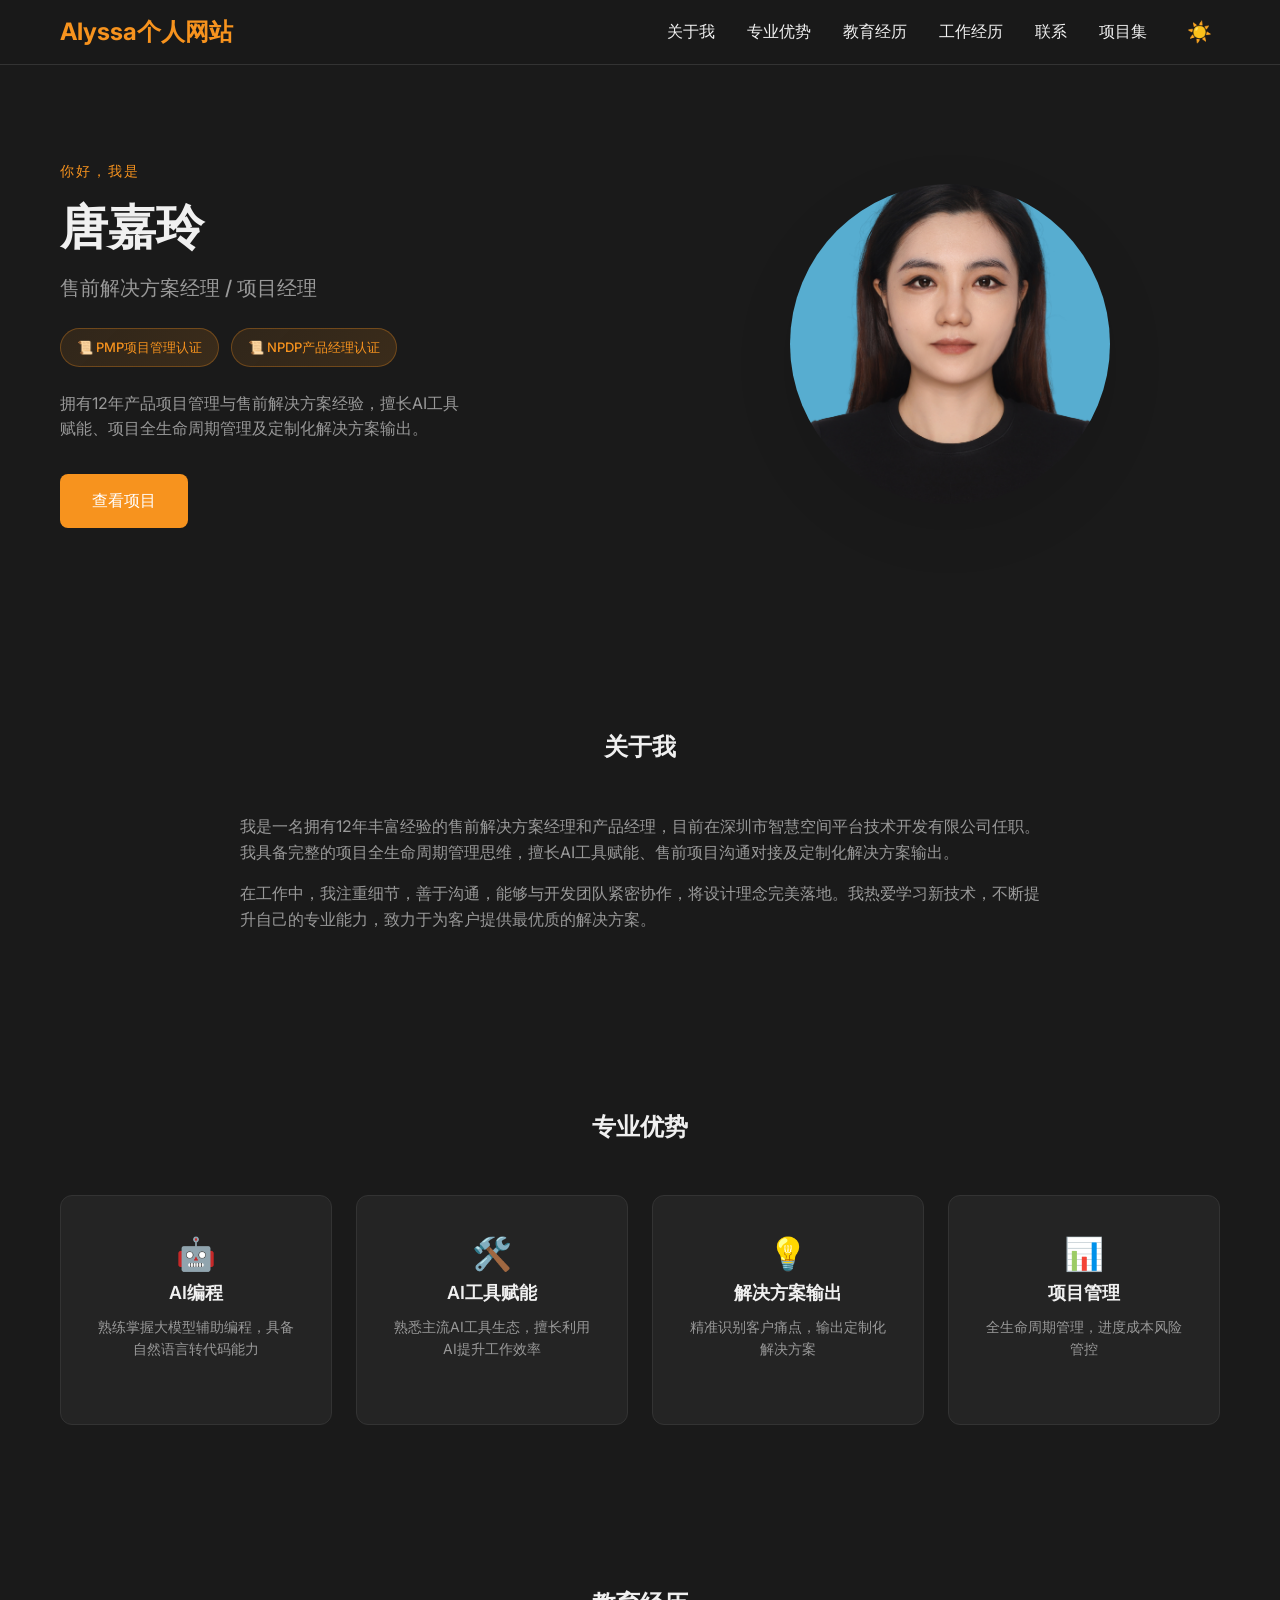
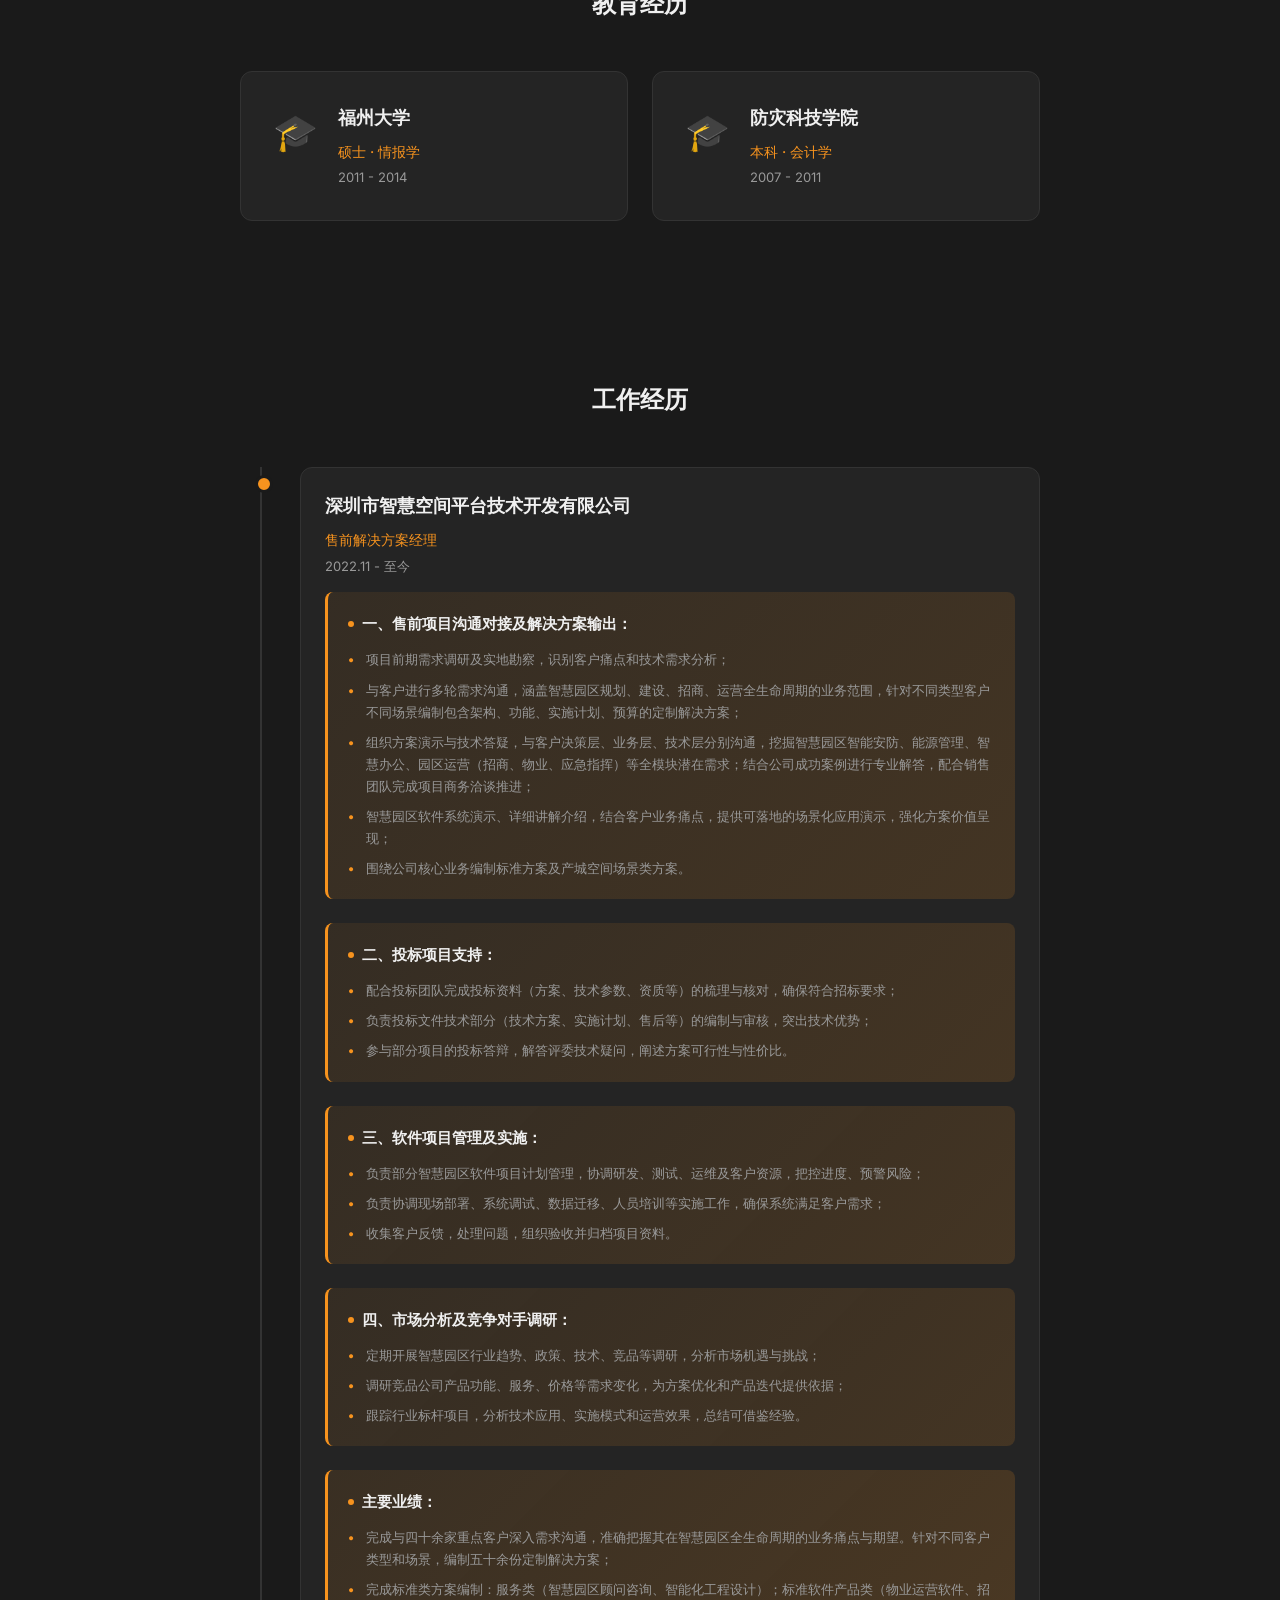
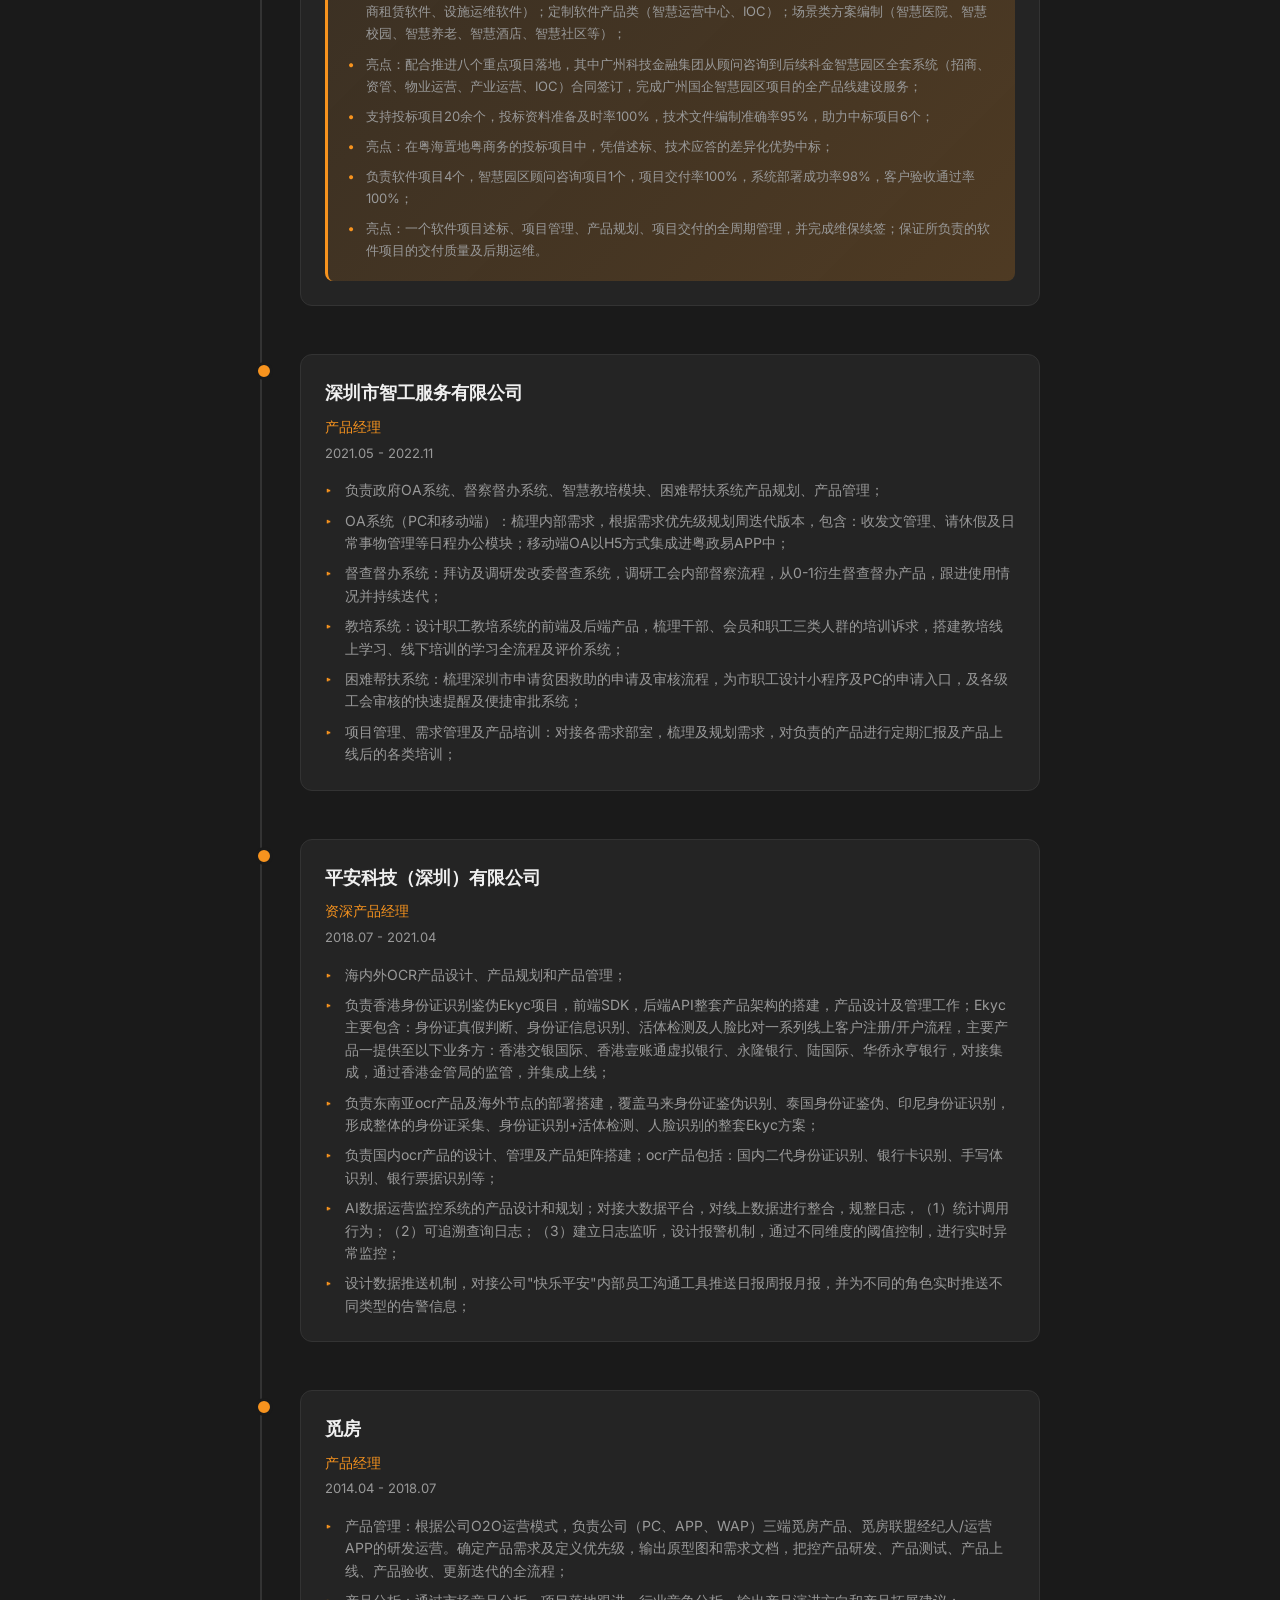
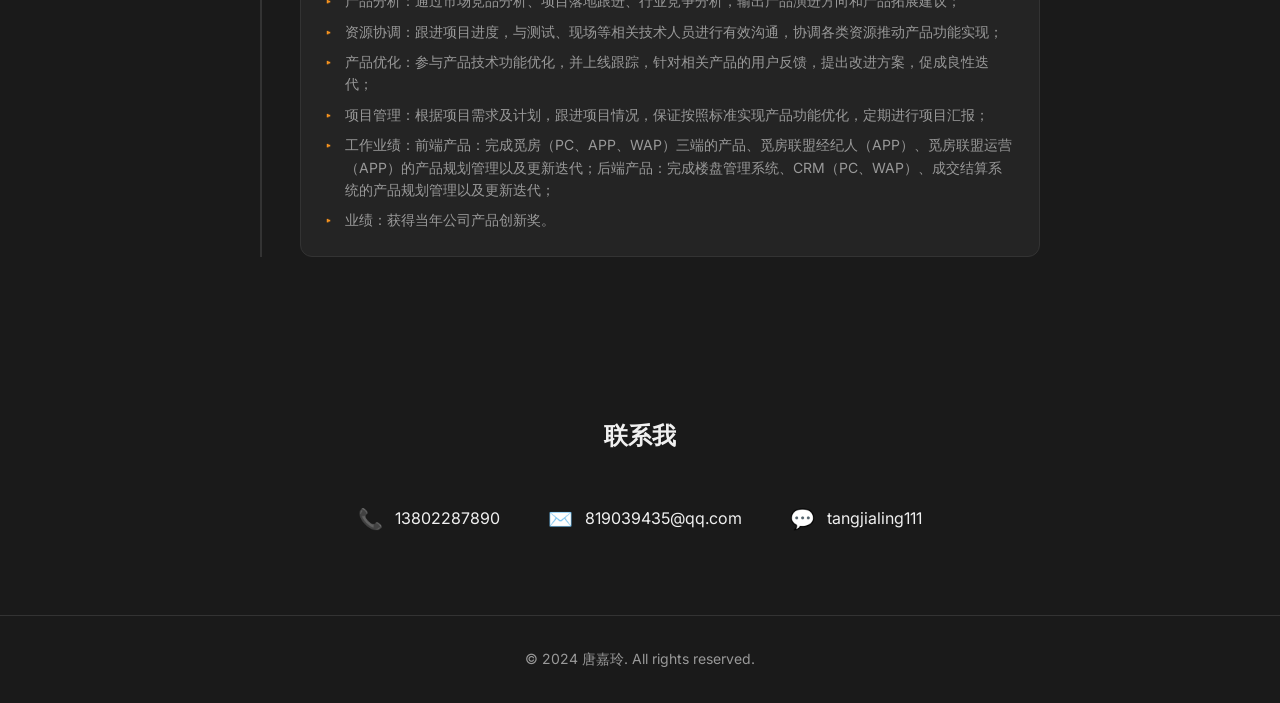
<file: index.html>
<!DOCTYPE html>
<html lang="zh-CN">
<head>
    <meta charset="UTF-8">
    <meta name="viewport" content="width=device-width, initial-scale=1.0">
    <title>唐嘉玲 - 个人作品集</title>
    <link rel="stylesheet" href="styles.css">
    <link href="https://fonts.googleapis.com/css2?family=Inter:wght@300;400;500;600;700&display=swap" rel="stylesheet">
</head>
<body class="dark-theme">
    <nav class="navbar">
        <div class="nav-content">
            <a href="index.html" class="logo">Alyssa个人网站</a>
            <div class="nav-links">
                <a href="#about">关于我</a>
                <a href="#skills">专业优势</a>
                <a href="#education">教育经历</a>
                <a href="#experience">工作经历</a>
                <a href="#contact">联系</a>
                <a href="projects.html">项目集</a>
                <button class="theme-toggle" onclick="toggleTheme()">
                    <span class="theme-icon">☀️</span>
                </button>
            </div>
        </div>
    </nav>

    <header class="hero">
        <div class="hero-content">
            <div class="hero-text">
                <p class="greeting">你好，我是</p>
                <h1>唐嘉玲</h1>
                <p class="title">售前解决方案经理 / 项目经理</p>
                <div class="certifications">
                    <span class="cert-tag">📜 PMP项目管理认证</span>
                    <span class="cert-tag">📜 NPDP产品经理认证</span>
                </div>
                <p class="description">拥有12年产品项目管理与售前解决方案经验，擅长AI工具赋能、项目全生命周期管理及定制化解决方案输出。</p>
                <a href="projects.html" class="btn">查看项目</a>
            </div>
            <div class="hero-image">
                <div class="image-container">
                    <img src="tjl.jpg" alt="唐嘉玲">
                </div>
            </div>
        </div>
    </header>

    <section id="about" class="about">
        <div class="container">
            <h2 class="section-title">关于我</h2>
            <div class="about-content">
                <p>我是一名拥有12年丰富经验的售前解决方案经理和产品经理，目前在深圳市智慧空间平台技术开发有限公司任职。我具备完整的项目全生命周期管理思维，擅长AI工具赋能、售前项目沟通对接及定制化解决方案输出。</p>
                <p>在工作中，我注重细节，善于沟通，能够与开发团队紧密协作，将设计理念完美落地。我热爱学习新技术，不断提升自己的专业能力，致力于为客户提供最优质的解决方案。</p>
            </div>
        </div>
    </section>

    <section id="skills" class="skills">
        <div class="container">
            <h2 class="section-title">专业优势</h2>
            <div class="skills-grid">
                <div class="skill-card" onclick="openModal('ai-coding')">
                    <span class="skill-icon">🤖</span>
                    <h3>AI编程</h3>
                    <p>熟练掌握大模型辅助编程，具备自然语言转代码能力</p>
                    <span class="skill-hint">点击查看详情</span>
                </div>
                <div class="skill-card" onclick="openModal('ai-tools')">
                    <span class="skill-icon">🛠️</span>
                    <h3>AI工具赋能</h3>
                    <p>熟悉主流AI工具生态，擅长利用AI提升工作效率</p>
                    <span class="skill-hint">点击查看详情</span>
                </div>
                <div class="skill-card" onclick="openModal('solutions')">
                    <span class="skill-icon">💡</span>
                    <h3>解决方案输出</h3>
                    <p>精准识别客户痛点，输出定制化解决方案</p>
                    <span class="skill-hint">点击查看详情</span>
                </div>
                <div class="skill-card" onclick="openModal('project-mgmt')">
                    <span class="skill-icon">📊</span>
                    <h3>项目管理</h3>
                    <p>全生命周期管理，进度成本风险管控</p>
                    <span class="skill-hint">点击查看详情</span>
                </div>
            </div>
        </div>
    </section>

    <div class="modal-overlay" id="modalOverlay" onclick="closeModal()">
        <div class="modal-content" onclick="event.stopPropagation()">
            <button class="modal-close" onclick="closeModal()">&times;</button>
            <div class="modal-header">
                <span class="modal-icon" id="modalIcon"></span>
                <h3 id="modalTitle"></h3>
            </div>
            <div class="modal-body" id="modalBody"></div>
        </div>
    </div>

    <section id="education" class="education">
        <div class="container">
            <h2 class="section-title">教育经历</h2>
            <div class="education-grid">
                <div class="education-card">
                    <div class="education-icon">🎓</div>
                    <div class="education-info">
                        <h3>福州大学</h3>
                        <p class="education-degree">硕士 · 情报学</p>
                        <p class="education-date">2011 - 2014</p>
                    </div>
                </div>
                <div class="education-card">
                    <div class="education-icon">🎓</div>
                    <div class="education-info">
                        <h3>防灾科技学院</h3>
                        <p class="education-degree">本科 · 会计学</p>
                        <p class="education-date">2007 - 2011</p>
                    </div>
                </div>
            </div>
        </div>
    </section>

    <section id="experience" class="experience">
        <div class="container">
            <h2 class="section-title">工作经历</h2>
            <div class="timeline">

                <div class="timeline-item">
                    <div class="timeline-content">
                        <h3>深圳市智慧空间平台技术开发有限公司</h3>
                        <p class="job-title">售前解决方案经理</p>
                        <p class="job-date">2022.11 - 至今</p>

                        <div class="job-section">
                            <h4>一、售前项目沟通对接及解决方案输出：</h4>
                            <ul>
                                <li>项目前期需求调研及实地勘察，识别客户痛点和技术需求分析；</li>
                                <li>与客户进行多轮需求沟通，涵盖智慧园区规划、建设、招商、运营全生命周期的业务范围，针对不同类型客户不同场景编制包含架构、功能、实施计划、预算的定制解决方案；</li>
                                <li>组织方案演示与技术答疑，与客户决策层、业务层、技术层分别沟通，挖掘智慧园区智能安防、能源管理、智慧办公、园区运营（招商、物业、应急指挥）等全模块潜在需求；结合公司成功案例进行专业解答，配合销售团队完成项目商务洽谈推进；</li>
                                <li>智慧园区软件系统演示、详细讲解介绍，结合客户业务痛点，提供可落地的场景化应用演示，强化方案价值呈现；</li>
                                <li>围绕公司核心业务编制标准方案及产城空间场景类方案。</li>
                            </ul>
                        </div>

                        <div class="job-section">
                            <h4>二、投标项目支持：</h4>
                            <ul>
                                <li>配合投标团队完成投标资料（方案、技术参数、资质等）的梳理与核对，确保符合招标要求；</li>
                                <li>负责投标文件技术部分（技术方案、实施计划、售后等）的编制与审核，突出技术优势；</li>
                                <li>参与部分项目的投标答辩，解答评委技术疑问，阐述方案可行性与性价比。</li>
                            </ul>
                        </div>

                        <div class="job-section">
                            <h4>三、软件项目管理及实施：</h4>
                            <ul>
                                <li>负责部分智慧园区软件项目计划管理，协调研发、测试、运维及客户资源，把控进度、预警风险；</li>
                                <li>负责协调现场部署、系统调试、数据迁移、人员培训等实施工作，确保系统满足客户需求；</li>
                                <li>收集客户反馈，处理问题，组织验收并归档项目资料。</li>
                            </ul>
                        </div>

                        <div class="job-section">
                            <h4>四、市场分析及竞争对手调研：</h4>
                            <ul>
                                <li>定期开展智慧园区行业趋势、政策、技术、竞品等调研，分析市场机遇与挑战；</li>
                                <li>调研竞品公司产品功能、服务、价格等需求变化，为方案优化和产品迭代提供依据；</li>
                                <li>跟踪行业标杆项目，分析技术应用、实施模式和运营效果，总结可借鉴经验。</li>
                            </ul>
                        </div>

                        <div class="job-section highlight">
                            <h4>主要业绩：</h4>
                            <ul>
                                <li>完成与四十余家重点客户深入需求沟通，准确把握其在智慧园区全生命周期的业务痛点与期望。针对不同客户类型和场景，编制五十余份定制解决方案；</li>
                                <li>完成标准类方案编制：服务类（智慧园区顾问咨询、智能化工程设计）；标准软件产品类（物业运营软件、招商租赁软件、设施运维软件）；定制软件产品类（智慧运营中心、IOC）；场景类方案编制（智慧医院、智慧校园、智慧养老、智慧酒店、智慧社区等）；</li>
                                <li>亮点：配合推进八个重点项目落地，其中广州科技金融集团从顾问咨询到后续科金智慧园区全套系统（招商、资管、物业运营、产业运营、IOC）合同签订，完成广州国企智慧园区项目的全产品线建设服务；</li>
                                <li>支持投标项目20余个，投标资料准备及时率100%，技术文件编制准确率95%，助力中标项目6个；</li>
                                <li>亮点：在粤海置地粤商务的投标项目中，凭借述标、技术应答的差异化优势中标；</li>
                                <li>负责软件项目4个，智慧园区顾问咨询项目1个，项目交付率100%，系统部署成功率98%，客户验收通过率100%；</li>
                                <li>亮点：一个软件项目述标、项目管理、产品规划、项目交付的全周期管理，并完成维保续签；保证所负责的软件项目的交付质量及后期运维。</li>
                            </ul>
                        </div>
                    </div>
                </div>

                <div class="timeline-item">
                    <div class="timeline-content">
                        <h3>深圳市智工服务有限公司</h3>
                        <p class="job-title">产品经理</p>
                        <p class="job-date">2021.05 - 2022.11</p>
                        <ul>
                            <li>负责政府OA系统、督察督办系统、智慧教培模块、困难帮扶系统产品规划、产品管理；</li>
                            <li>OA系统（PC和移动端）：梳理内部需求，根据需求优先级规划周迭代版本，包含：收发文管理、请休假及日常事物管理等日程办公模块；移动端OA以H5方式集成进粤政易APP中；</li>
                            <li>督查督办系统：拜访及调研发改委督查系统，调研工会内部督察流程，从0-1衍生督查督办产品，跟进使用情况并持续迭代；</li>
                            <li>教培系统：设计职工教培系统的前端及后端产品，梳理干部、会员和职工三类人群的培训诉求，搭建教培线上学习、线下培训的学习全流程及评价系统；</li>
                            <li>困难帮扶系统：梳理深圳市申请贫困救助的申请及审核流程，为市职工设计小程序及PC的申请入口，及各级工会审核的快速提醒及便捷审批系统；</li>
                            <li>项目管理、需求管理及产品培训：对接各需求部室，梳理及规划需求，对负责的产品进行定期汇报及产品上线后的各类培训；</li>
                        </ul>
                    </div>
                </div>

                <div class="timeline-item">
                    <div class="timeline-content">
                        <h3>平安科技（深圳）有限公司</h3>
                        <p class="job-title">资深产品经理</p>
                        <p class="job-date">2018.07 - 2021.04</p>
                        <ul>
                            <li>海内外OCR产品设计、产品规划和产品管理；</li>
                            <li>负责香港身份证识别鉴伪Ekyc项目，前端SDK，后端API整套产品架构的搭建，产品设计及管理工作；Ekyc主要包含：身份证真假判断、身份证信息识别、活体检测及人脸比对一系列线上客户注册/开户流程，主要产品一提供至以下业务方：香港交银国际、香港壹账通虚拟银行、永隆银行、陆国际、华侨永亨银行，对接集成，通过香港金管局的监管，并集成上线；</li>
                            <li>负责东南亚ocr产品及海外节点的部署搭建，覆盖马来身份证鉴伪识别、泰国身份证鉴伪、印尼身份证识别，形成整体的身份证采集、身份证识别+活体检测、人脸识别的整套Ekyc方案；</li>
                            <li>负责国内ocr产品的设计、管理及产品矩阵搭建；ocr产品包括：国内二代身份证识别、银行卡识别、手写体识别、银行票据识别等；</li>
                            <li>AI数据运营监控系统的产品设计和规划；对接大数据平台，对线上数据进行整合，规整日志，（1）统计调用行为；（2）可追溯查询日志；（3）建立日志监听，设计报警机制，通过不同维度的阈值控制，进行实时异常监控；</li>
                            <li>设计数据推送机制，对接公司"快乐平安"内部员工沟通工具推送日报周报月报，并为不同的角色实时推送不同类型的告警信息；</li>
                        </ul>
                    </div>
                </div>

                <div class="timeline-item">
                    <div class="timeline-content">
                        <h3>觅房</h3>
                        <p class="job-title">产品经理</p>
                        <p class="job-date">2014.04 - 2018.07</p>
                        <ul>
                            <li>产品管理：根据公司O2O运营模式，负责公司（PC、APP、WAP）三端觅房产品、觅房联盟经纪人/运营APP的研发运营。确定产品需求及定义优先级，输出原型图和需求文档，把控产品研发、产品测试、产品上线、产品验收、更新迭代的全流程；</li>
                            <li>产品分析：通过市场竞品分析、项目落地跟进、行业竞争分析，输出产品演进方向和产品拓展建议；</li>
                            <li>资源协调：跟进项目进度，与测试、现场等相关技术人员进行有效沟通，协调各类资源推动产品功能实现；</li>
                            <li>产品优化：参与产品技术功能优化，并上线跟踪，针对相关产品的用户反馈，提出改进方案，促成良性迭代；</li>
                            <li>项目管理：根据项目需求及计划，跟进项目情况，保证按照标准实现产品功能优化，定期进行项目汇报；</li>
                            <li>工作业绩：前端产品：完成觅房（PC、APP、WAP）三端的产品、觅房联盟经纪人（APP）、觅房联盟运营（APP）的产品规划管理以及更新迭代；后端产品：完成楼盘管理系统、CRM（PC、WAP）、成交结算系统的产品规划管理以及更新迭代；</li>
                            <li>业绩：获得当年公司产品创新奖。</li>
                        </ul>
                    </div>
                </div>

            </div>
        </div>
    </section>

    <section id="contact" class="contact">
        <div class="container">
            <h2 class="section-title">联系我</h2>
            <div class="contact-info">
                <a href="tel:+8613802287890" class="contact-link">
                    <span class="contact-icon">📞</span>
                    <span>13802287890</span>
                </a>
                <a href="mailto:819039435@qq.com" class="contact-link">
                    <span class="contact-icon">✉️</span>
                    <span>819039435@qq.com</span>
                </a>
                <div class="contact-link">
                    <span class="contact-icon">💬</span>
                    <span>tangjialing111</span>
                </div>
            </div>
        </div>
    </section>

    <footer class="footer">
        <p>&copy; 2024 唐嘉玲. All rights reserved.</p>
    </footer>

    <script>
        const skillData = {
            'ai-coding': {
                icon: '🤖',
                title: 'AI编程',
                content: `<h4>一、AI 编程：</h4>
                <ul>
                    <li>熟练掌握大模型辅助编程相关技术，具备自然语言转代码的实际编写能力；</li>
                    <li>能够独立借助AI完成代码撰写、调试与优化，提升开发效率与质量；</li>
                </ul>`
            },
            'ai-tools': {
                icon: '🛠️',
                title: 'AI工具赋能',
                content: `<h4>二、AI 工具赋能：</h4>
                <ul>
                    <li>熟悉主流AI工具生态，具备丰富的实操经验，能够高效整合工具资源；</li>
                    <li>擅长利用AI工具梳理、重构个人工作流程，提升工作效率；</li>
                    <li>拥有AI思维，可自主探索智能化工作新方法，推动工作模式创新；</li>
                </ul>`
            },
            'solutions': {
                icon: '💡',
                title: '解决方案输出',
                content: `<h4>三、售前项目沟通对接及解决方案输出：</h4>
                <ul>
                    <li>负责项目前期需求调研与实地勘察，精准识别客户痛点并分析技术需求；</li>
                    <li>面向项目规划、建设、运营等全生命周期业务，与客户开展多轮沟通，针对不同客户类型和场景，输出包含架构设计、功能模块、实施计划及预算的定制化解决方案；</li>
                    <li>组织方案演示与技术答疑，对接客户决策层、业务层及技术层，深入挖掘潜在需求，结合公司成功案例进行专业解答，协同销售团队推进项目商务洽谈；</li>
                    <li>开展软硬件系统演示与讲解，结合客户业务痛点提供场景化应用展示，强化方案价值与落地可行性；</li>
                    <li>围绕公司核心业务，编制标准化方案及场景方案，提升售前支持效率与专业度；</li>
                </ul>`
            },
            'project-mgmt': {
                icon: '📊',
                title: '项目管理',
                content: `<h4>四、项目管理：</h4>
                <ul>
                    <li>具备完整的项目全生命周期管理思维，熟悉项目立项、规划、执行、复盘全流程；</li>
                    <li>拥有良好的进度、成本、风险管控能力，可独立统筹协调多方资源；</li>
                    <li>擅长跨部门沟通与团队统筹，能够高效推进项目落地与干系人管理；</li>
                    <li>具备较强的目标拆解与问题解决能力，可合理制定项目计划并把控整体质量。</li>
                </ul>`
            }
        };

        function openModal(skillKey) {
            const data = skillData[skillKey];
            if (data) {
                document.getElementById('modalIcon').textContent = data.icon;
                document.getElementById('modalTitle').textContent = data.title;
                document.getElementById('modalBody').innerHTML = data.content;
                document.getElementById('modalOverlay').classList.add('active');
                document.body.style.overflow = 'hidden';
            }
        }

        function closeModal() {
            document.getElementById('modalOverlay').classList.remove('active');
            document.body.style.overflow = '';
        }

        document.addEventListener('keydown', function(e) {
            if (e.key === 'Escape') {
                closeModal();
            }
        });

        function toggleTheme() {
            document.body.classList.toggle('dark-theme');
            const icon = document.querySelector('.theme-icon');
            icon.textContent = document.body.classList.contains('dark-theme') ? '☀️' : '🌙';
        }
    </script>
</body>
</html>
</file>
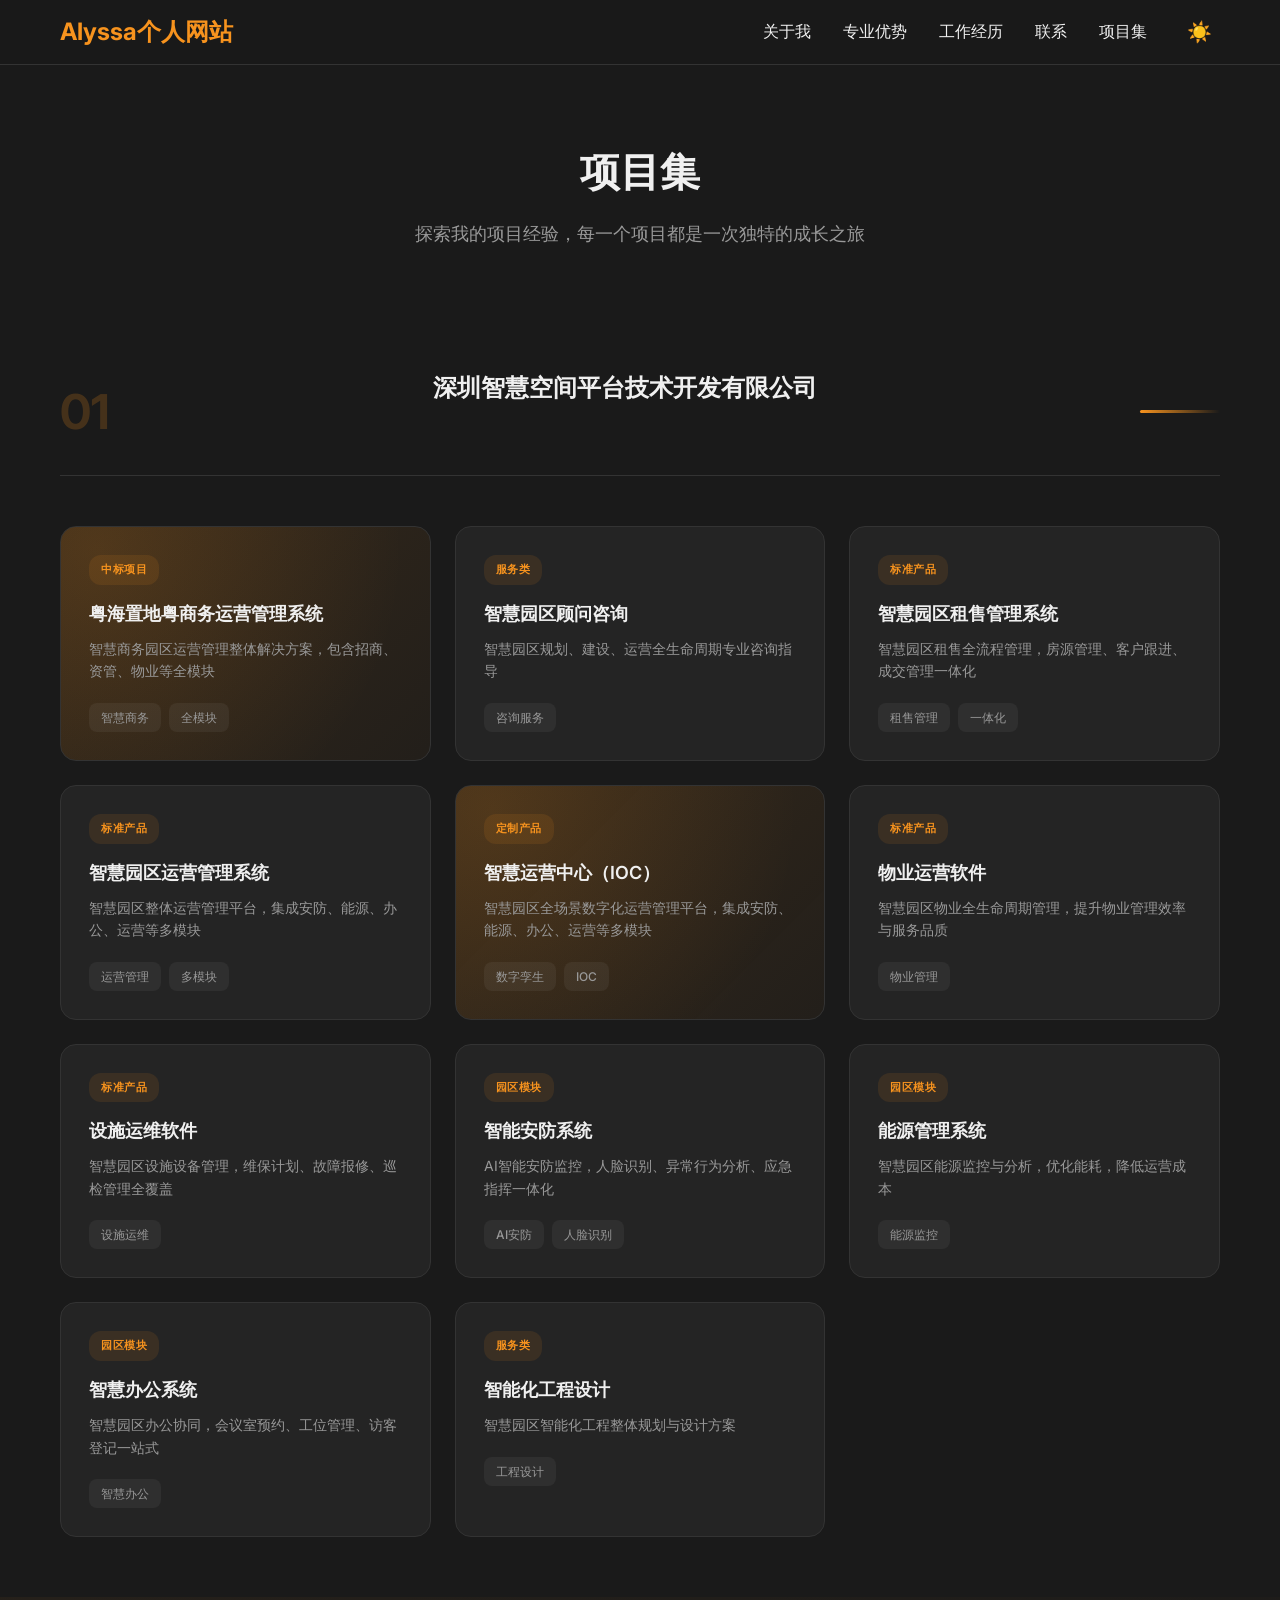
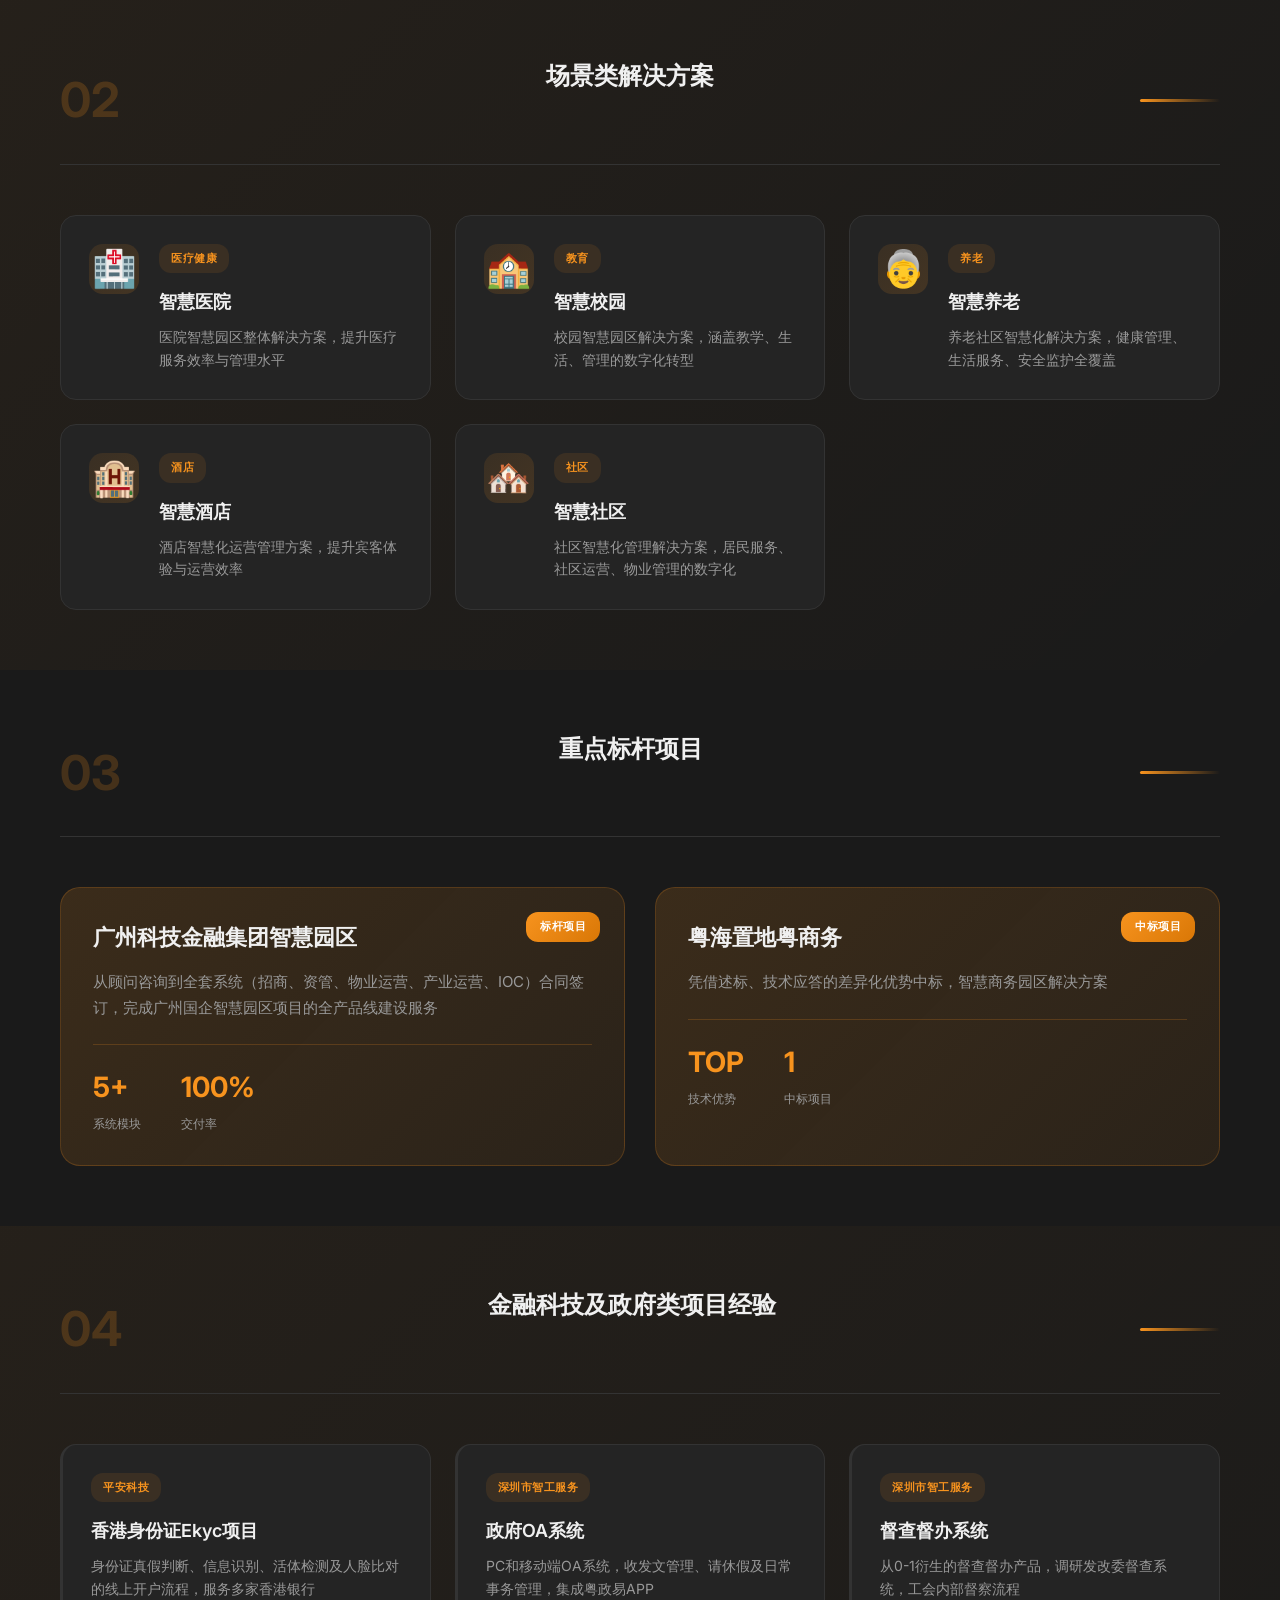
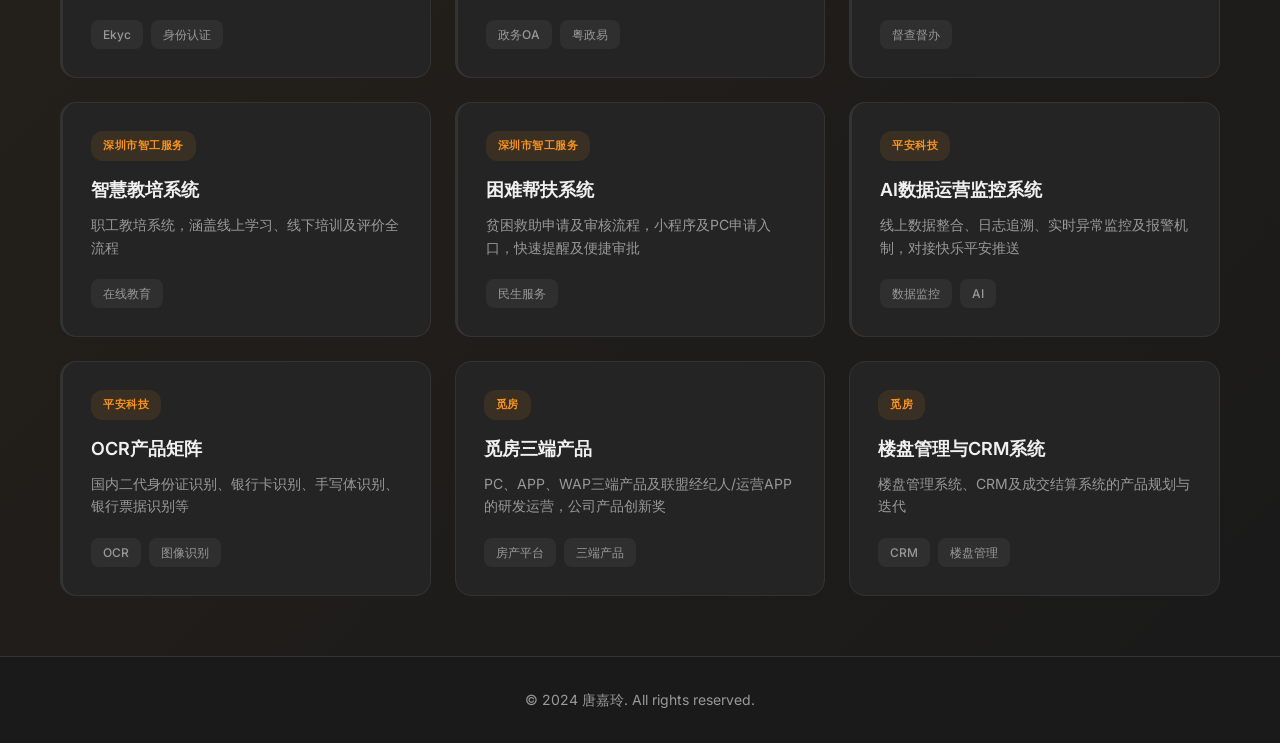
<file: projects.html>
<!DOCTYPE html>
<html lang="zh-CN">
<head>
    <meta charset="UTF-8">
    <meta name="viewport" content="width=device-width, initial-scale=1.0">
    <title>唐嘉玲 - 项目集</title>
    <link rel="stylesheet" href="styles.css">
    <link href="https://fonts.googleapis.com/css2?family=Inter:wght@300;400;500;600;700&display=swap" rel="stylesheet">
</head>
<body class="dark-theme">
    <nav class="navbar">
        <div class="nav-content">
            <a href="index.html" class="logo">Alyssa个人网站</a>
            <div class="nav-links">
                <a href="index.html#about">关于我</a>
                <a href="index.html#skills">专业优势</a>
                <a href="index.html#experience">工作经历</a>
                <a href="index.html#contact">联系</a>
                <a href="projects.html" class="active">项目集</a>
                <button class="theme-toggle" onclick="toggleTheme()">
                    <span class="theme-icon">☀️</span>
                </button>
            </div>
        </div>
    </nav>

    <header class="projects-header">
        <div class="container">
            <h1>项目集</h1>
            <p>探索我的项目经验，每一个项目都是一次独特的成长之旅</p>
        </div>
    </header>

    <section class="projects-section">
        <div class="container">
            <div class="section-header">
                <div class="section-number">01</div>
                <h2 class="section-title">深圳智慧空间平台技术开发有限公司</h2>
                <div class="section-divider"></div>
            </div>

            <div class="projects-grid-modern">
                <article class="project-card-modern highlight-card">
                    <div class="card-glow"></div>
                    <div class="card-content">
                        <span class="card-category">中标项目</span>
                        <h3>粤海置地粤商务运营管理系统</h3>
                        <p>智慧商务园区运营管理整体解决方案，包含招商、资管、物业等全模块</p>
                        <div class="card-footer">
                            <span class="tech-tag">智慧商务</span>
                            <span class="tech-tag">全模块</span>
                        </div>
                    </div>
                </article>

                <article class="project-card-modern">
                    <div class="card-content">
                        <span class="card-category">服务类</span>
                        <h3>智慧园区顾问咨询</h3>
                        <p>智慧园区规划、建设、运营全生命周期专业咨询指导</p>
                        <div class="card-footer">
                            <span class="tech-tag">咨询服务</span>
                        </div>
                    </div>
                </article>

                <article class="project-card-modern">
                    <div class="card-content">
                        <span class="card-category">标准产品</span>
                        <h3>智慧园区租售管理系统</h3>
                        <p>智慧园区租售全流程管理，房源管理、客户跟进、成交管理一体化</p>
                        <div class="card-footer">
                            <span class="tech-tag">租售管理</span>
                            <span class="tech-tag">一体化</span>
                        </div>
                    </div>
                </article>

                <article class="project-card-modern">
                    <div class="card-content">
                        <span class="card-category">标准产品</span>
                        <h3>智慧园区运营管理系统</h3>
                        <p>智慧园区整体运营管理平台，集成安防、能源、办公、运营等多模块</p>
                        <div class="card-footer">
                            <span class="tech-tag">运营管理</span>
                            <span class="tech-tag">多模块</span>
                        </div>
                    </div>
                </article>

                <article class="project-card-modern highlight-card">
                    <div class="card-glow"></div>
                    <div class="card-content">
                        <span class="card-category">定制产品</span>
                        <h3>智慧运营中心（IOC）</h3>
                        <p>智慧园区全场景数字化运营管理平台，集成安防、能源、办公、运营等多模块</p>
                        <div class="card-footer">
                            <span class="tech-tag">数字孪生</span>
                            <span class="tech-tag">IOC</span>
                        </div>
                    </div>
                </article>

                <article class="project-card-modern">
                    <div class="card-content">
                        <span class="card-category">标准产品</span>
                        <h3>物业运营软件</h3>
                        <p>智慧园区物业全生命周期管理，提升物业管理效率与服务品质</p>
                        <div class="card-footer">
                            <span class="tech-tag">物业管理</span>
                        </div>
                    </div>
                </article>

                <article class="project-card-modern">
                    <div class="card-content">
                        <span class="card-category">标准产品</span>
                        <h3>设施运维软件</h3>
                        <p>智慧园区设施设备管理，维保计划、故障报修、巡检管理全覆盖</p>
                        <div class="card-footer">
                            <span class="tech-tag">设施运维</span>
                        </div>
                    </div>
                </article>

                <article class="project-card-modern">
                    <div class="card-content">
                        <span class="card-category">园区模块</span>
                        <h3>智能安防系统</h3>
                        <p>AI智能安防监控，人脸识别、异常行为分析、应急指挥一体化</p>
                        <div class="card-footer">
                            <span class="tech-tag">AI安防</span>
                            <span class="tech-tag">人脸识别</span>
                        </div>
                    </div>
                </article>

                <article class="project-card-modern">
                    <div class="card-content">
                        <span class="card-category">园区模块</span>
                        <h3>能源管理系统</h3>
                        <p>智慧园区能源监控与分析，优化能耗，降低运营成本</p>
                        <div class="card-footer">
                            <span class="tech-tag">能源监控</span>
                        </div>
                    </div>
                </article>

                <article class="project-card-modern">
                    <div class="card-content">
                        <span class="card-category">园区模块</span>
                        <h3>智慧办公系统</h3>
                        <p>智慧园区办公协同，会议室预约、工位管理、访客登记一站式</p>
                        <div class="card-footer">
                            <span class="tech-tag">智慧办公</span>
                        </div>
                    </div>
                </article>

                <article class="project-card-modern">
                    <div class="card-content">
                        <span class="card-category">服务类</span>
                        <h3>智能化工程设计</h3>
                        <p>智慧园区智能化工程整体规划与设计方案</p>
                        <div class="card-footer">
                            <span class="tech-tag">工程设计</span>
                        </div>
                    </div>
                </article>
            </div>
        </div>
    </section>

    <section class="projects-section alt-section">
        <div class="container">
            <div class="section-header">
                <div class="section-number">02</div>
                <h2 class="section-title">场景类解决方案</h2>
                <div class="section-divider"></div>
            </div>

            <div class="projects-grid-modern">
                <article class="project-card-modern scene-card">
                    <div class="card-icon">🏥</div>
                    <div class="card-content">
                        <span class="card-category">医疗健康</span>
                        <h3>智慧医院</h3>
                        <p>医院智慧园区整体解决方案，提升医疗服务效率与管理水平</p>
                    </div>
                </article>

                <article class="project-card-modern scene-card">
                    <div class="card-icon">🏫</div>
                    <div class="card-content">
                        <span class="card-category">教育</span>
                        <h3>智慧校园</h3>
                        <p>校园智慧园区解决方案，涵盖教学、生活、管理的数字化转型</p>
                    </div>
                </article>

                <article class="project-card-modern scene-card">
                    <div class="card-icon">👵</div>
                    <div class="card-content">
                        <span class="card-category">养老</span>
                        <h3>智慧养老</h3>
                        <p>养老社区智慧化解决方案，健康管理、生活服务、安全监护全覆盖</p>
                    </div>
                </article>

                <article class="project-card-modern scene-card">
                    <div class="card-icon">🏨</div>
                    <div class="card-content">
                        <span class="card-category">酒店</span>
                        <h3>智慧酒店</h3>
                        <p>酒店智慧化运营管理方案，提升宾客体验与运营效率</p>
                    </div>
                </article>

                <article class="project-card-modern scene-card">
                    <div class="card-icon">🏘️</div>
                    <div class="card-content">
                        <span class="card-category">社区</span>
                        <h3>智慧社区</h3>
                        <p>社区智慧化管理解决方案，居民服务、社区运营、物业管理的数字化</p>
                    </div>
                </article>
            </div>
        </div>
    </section>

    <section class="projects-section">
        <div class="container">
            <div class="section-header">
                <div class="section-number">03</div>
                <h2 class="section-title">重点标杆项目</h2>
                <div class="section-divider"></div>
            </div>

            <div class="showcase-grid">
                <article class="showcase-card">
                    <div class="showcase-badge">标杆项目</div>
                    <h3>广州科技金融集团智慧园区</h3>
                    <p>从顾问咨询到全套系统（招商、资管、物业运营、产业运营、IOC）合同签订，完成广州国企智慧园区项目的全产品线建设服务</p>
                    <div class="showcase-stats">
                        <div class="stat-item">
                            <span class="stat-value">5+</span>
                            <span class="stat-label">系统模块</span>
                        </div>
                        <div class="stat-item">
                            <span class="stat-value">100%</span>
                            <span class="stat-label">交付率</span>
                        </div>
                    </div>
                </article>

                <article class="showcase-card">
                    <div class="showcase-badge">中标项目</div>
                    <h3>粤海置地粤商务</h3>
                    <p>凭借述标、技术应答的差异化优势中标，智慧商务园区解决方案</p>
                    <div class="showcase-stats">
                        <div class="stat-item">
                            <span class="stat-value">TOP</span>
                            <span class="stat-label">技术优势</span>
                        </div>
                        <div class="stat-item">
                            <span class="stat-value">1</span>
                            <span class="stat-label">中标项目</span>
                        </div>
                    </div>
                </article>
            </div>
        </div>
    </section>

    <section class="projects-section alt-section">
        <div class="container">
            <div class="section-header">
                <div class="section-number">04</div>
                <h2 class="section-title">金融科技及政府类项目经验</h2>
                <div class="section-divider"></div>
            </div>

            <div class="projects-grid-modern">
                <article class="project-card-modern fintech-card">
                    <div class="card-content">
                        <span class="card-category">平安科技</span>
                        <h3>香港身份证Ekyc项目</h3>
                        <p>身份证真假判断、信息识别、活体检测及人脸比对的线上开户流程，服务多家香港银行</p>
                        <div class="card-footer">
                            <span class="tech-tag">Ekyc</span>
                            <span class="tech-tag">身份认证</span>
                        </div>
                    </div>
                </article>

                <article class="project-card-modern gov-card">
                    <div class="card-content">
                        <span class="card-category">深圳市智工服务</span>
                        <h3>政府OA系统</h3>
                        <p>PC和移动端OA系统，收发文管理、请休假及日常事务管理，集成粤政易APP</p>
                        <div class="card-footer">
                            <span class="tech-tag">政务OA</span>
                            <span class="tech-tag">粤政易</span>
                        </div>
                    </div>
                </article>

                <article class="project-card-modern gov-card">
                    <div class="card-content">
                        <span class="card-category">深圳市智工服务</span>
                        <h3>督查督办系统</h3>
                        <p>从0-1衍生的督查督办产品，调研发改委督查系统，工会内部督察流程</p>
                        <div class="card-footer">
                            <span class="tech-tag">督查督办</span>
                        </div>
                    </div>
                </article>

                <article class="project-card-modern gov-card">
                    <div class="card-content">
                        <span class="card-category">深圳市智工服务</span>
                        <h3>智慧教培系统</h3>
                        <p>职工教培系统，涵盖线上学习、线下培训及评价全流程</p>
                        <div class="card-footer">
                            <span class="tech-tag">在线教育</span>
                        </div>
                    </div>
                </article>

                <article class="project-card-modern gov-card">
                    <div class="card-content">
                        <span class="card-category">深圳市智工服务</span>
                        <h3>困难帮扶系统</h3>
                        <p>贫困救助申请及审核流程，小程序及PC申请入口，快速提醒及便捷审批</p>
                        <div class="card-footer">
                            <span class="tech-tag">民生服务</span>
                        </div>
                    </div>
                </article>

                <article class="project-card-modern fintech-card">
                    <div class="card-content">
                        <span class="card-category">平安科技</span>
                        <h3>AI数据运营监控系统</h3>
                        <p>线上数据整合、日志追溯、实时异常监控及报警机制，对接快乐平安推送</p>
                        <div class="card-footer">
                            <span class="tech-tag">数据监控</span>
                            <span class="tech-tag">AI</span>
                        </div>
                    </div>
                </article>

                <article class="project-card-modern fintech-card">
                    <div class="card-content">
                        <span class="card-category">平安科技</span>
                        <h3>OCR产品矩阵</h3>
                        <p>国内二代身份证识别、银行卡识别、手写体识别、银行票据识别等</p>
                        <div class="card-footer">
                            <span class="tech-tag">OCR</span>
                            <span class="tech-tag">图像识别</span>
                        </div>
                    </div>
                </article>

                <article class="project-card-modern">
                    <div class="card-content">
                        <span class="card-category">觅房</span>
                        <h3>觅房三端产品</h3>
                        <p>PC、APP、WAP三端产品及联盟经纪人/运营APP的研发运营，公司产品创新奖</p>
                        <div class="card-footer">
                            <span class="tech-tag">房产平台</span>
                            <span class="tech-tag">三端产品</span>
                        </div>
                    </div>
                </article>

                <article class="project-card-modern">
                    <div class="card-content">
                        <span class="card-category">觅房</span>
                        <h3>楼盘管理与CRM系统</h3>
                        <p>楼盘管理系统、CRM及成交结算系统的产品规划与迭代</p>
                        <div class="card-footer">
                            <span class="tech-tag">CRM</span>
                            <span class="tech-tag">楼盘管理</span>
                        </div>
                    </div>
                </article>
            </div>
        </div>
    </section>

    <footer class="footer">
        <p>&copy; 2024 唐嘉玲. All rights reserved.</p>
    </footer>

    <script>
        function toggleTheme() {
            document.body.classList.toggle('dark-theme');
            const icon = document.querySelector('.theme-icon');
            icon.textContent = document.body.classList.contains('dark-theme') ? '☀️' : '🌙';
        }
    </script>
</body>
</html>
</file>
<file: styles.css>
:root {
    --primary-color: #f7931e;
    --primary-hover: #e6851a;
    --bg-light: #fafafa;
    --bg-dark: #1a1a1a;
    --text-light: #333333;
    --text-dark: #f0f0f0;
    --text-muted-light: #666666;
    --text-muted-dark: #999999;
    --card-light: #ffffff;
    --card-dark: #242424;
    --border-light: #e0e0e0;
    --border-dark: #333333;
}

* {
    margin: 0;
    padding: 0;
    box-sizing: border-box;
}

body {
    font-family: 'Inter', -apple-system, BlinkMacSystemFont, 'Segoe UI', Roboto, sans-serif;
    background-color: var(--bg-light);
    color: var(--text-light);
    line-height: 1.6;
    transition: all 0.3s ease;
}

body.dark-theme {
    background-color: var(--bg-dark);
    color: var(--text-dark);
}

.container {
    max-width: 1200px;
    margin: 0 auto;
    padding: 0 20px;
}

.navbar {
    position: fixed;
    top: 0;
    left: 0;
    right: 0;
    background-color: rgba(255, 255, 255, 0.95);
    backdrop-filter: blur(10px);
    z-index: 100;
    border-bottom: 1px solid var(--border-light);
    transition: all 0.3s ease;
}

body.dark-theme .navbar {
    background-color: rgba(26, 26, 26, 0.95);
    border-bottom-color: var(--border-dark);
}

.nav-content {
    max-width: 1200px;
    margin: 0 auto;
    padding: 0 20px;
    display: flex;
    justify-content: space-between;
    align-items: center;
    height: 64px;
}

.logo {
    font-size: 24px;
    font-weight: 700;
    color: var(--primary-color);
    text-decoration: none;
}

.nav-links {
    display: flex;
    align-items: center;
    gap: 32px;
}

.nav-links a {
    text-decoration: none;
    color: var(--text-light);
    font-weight: 500;
    transition: color 0.2s ease;
}

body.dark-theme .nav-links a {
    color: var(--text-dark);
}

.nav-links a:hover,
.nav-links a.active {
    color: var(--primary-color);
}

.theme-toggle {
    background: none;
    border: none;
    font-size: 20px;
    cursor: pointer;
    padding: 8px;
    border-radius: 50%;
    transition: background-color 0.2s ease;
}

.theme-toggle:hover {
    background-color: rgba(0, 0, 0, 0.05);
}

body.dark-theme .theme-toggle:hover {
    background-color: rgba(255, 255, 255, 0.05);
}

.hero {
    padding: 160px 20px 120px;
    max-width: 1200px;
    margin: 0 auto;
}

.hero-content {
    display: grid;
    grid-template-columns: 1fr 1fr;
    gap: 80px;
    align-items: center;
}

.greeting {
    font-size: 14px;
    font-weight: 500;
    color: var(--primary-color);
    text-transform: uppercase;
    letter-spacing: 2px;
    margin-bottom: 16px;
}

.hero-text h1 {
    font-size: 48px;
    font-weight: 700;
    line-height: 1.2;
    margin-bottom: 16px;
}

.title {
    font-size: 20px;
    font-weight: 500;
    color: var(--text-muted-light);
    margin-bottom: 24px;
}

body.dark-theme .title {
    color: var(--text-muted-dark);
}

.certifications {
    display: flex;
    flex-wrap: wrap;
    gap: 12px;
    margin-bottom: 24px;
}

.cert-tag {
    display: inline-flex;
    align-items: center;
    gap: 6px;
    padding: 8px 16px;
    background: linear-gradient(135deg, rgba(247, 147, 30, 0.1) 0%, rgba(247, 147, 30, 0.15) 100%);
    border: 1px solid rgba(247, 147, 30, 0.3);
    border-radius: 20px;
    font-size: 13px;
    font-weight: 500;
    color: var(--primary-color);
    transition: all 0.3s ease;
}

.cert-tag:hover {
    background: linear-gradient(135deg, rgba(247, 147, 30, 0.2) 0%, rgba(247, 147, 30, 0.3) 100%);
    transform: translateY(-2px);
}

.description {
    font-size: 16px;
    color: var(--text-muted-light);
    margin-bottom: 32px;
    max-width: 400px;
}

body.dark-theme .description {
    color: var(--text-muted-dark);
}

.btn {
    display: inline-block;
    background-color: var(--primary-color);
    color: white;
    padding: 14px 32px;
    border-radius: 8px;
    text-decoration: none;
    font-weight: 500;
    transition: background-color 0.2s ease;
}

.btn:hover {
    background-color: var(--primary-hover);
}

.hero-image {
    display: flex;
    justify-content: center;
    align-items: center;
}

.image-container {
    width: 320px;
    height: 320px;
    border-radius: 50%;
    overflow: hidden;
    box-shadow: 0 20px 60px rgba(0, 0, 0, 0.1);
}

.image-container img {
    width: 100%;
    height: 100%;
    object-fit: cover;
}

.section-title {
    font-size: 32px;
    font-weight: 600;
    text-align: center;
    margin-bottom: 48px;
}

.about, .skills, .education, .experience, .contact {
    padding: 80px 20px;
}

.about-content {
    max-width: 800px;
    margin: 0 auto;
    text-align: center;
}

.about-content p {
    font-size: 16px;
    color: var(--text-muted-light);
    margin-bottom: 16px;
    text-align: left;
}

body.dark-theme .about-content p {
    color: var(--text-muted-dark);
}

.skills-grid {
    display: grid;
    grid-template-columns: repeat(auto-fit, minmax(200px, 1fr));
    gap: 24px;
}

.skill-card {
    background-color: var(--card-light);
    padding: 32px;
    border-radius: 12px;
    text-align: center;
    transition: transform 0.2s ease, box-shadow 0.2s ease;
    border: 1px solid var(--border-light);
}

body.dark-theme .skill-card {
    background-color: var(--card-dark);
    border-color: var(--border-dark);
}

.skill-card:hover {
    transform: translateY(-4px);
    box-shadow: 0 12px 32px rgba(0, 0, 0, 0.08);
}

.skill-icon {
    font-size: 32px;
    margin-bottom: 16px;
}

.skill-card h3 {
    font-size: 18px;
    font-weight: 600;
    margin-bottom: 8px;
}

.skill-card p {
    font-size: 14px;
    color: var(--text-muted-light);
}

body.dark-theme .skill-card p {
    color: var(--text-muted-dark);
}

.skill-card {
    cursor: pointer;
    position: relative;
}

.skill-hint {
    display: block;
    font-size: 12px;
    color: var(--primary-color);
    margin-top: 12px;
    opacity: 0;
    transform: translateY(10px);
    transition: all 0.3s ease;
}

.skill-card:hover .skill-hint {
    opacity: 1;
    transform: translateY(0);
}

.skill-card::after {
    content: '';
    position: absolute;
    bottom: 0;
    left: 50%;
    width: 0;
    height: 3px;
    background: linear-gradient(90deg, var(--primary-color), #ffb84d);
    transition: all 0.3s ease;
    transform: translateX(-50%);
    border-radius: 2px;
}

.skill-card:hover::after {
    width: 60px;
}

.modal-overlay {
    position: fixed;
    top: 0;
    left: 0;
    right: 0;
    bottom: 0;
    background: rgba(0, 0, 0, 0.6);
    backdrop-filter: blur(8px);
    display: flex;
    align-items: center;
    justify-content: center;
    z-index: 1000;
    opacity: 0;
    visibility: hidden;
    transition: all 0.3s ease;
}

.modal-overlay.active {
    opacity: 1;
    visibility: visible;
}

.modal-content {
    background: var(--card-light);
    border-radius: 20px;
    padding: 40px;
    max-width: 600px;
    width: 90%;
    max-height: 80vh;
    overflow-y: auto;
    position: relative;
    transform: scale(0.9) translateY(20px);
    transition: all 0.3s ease;
    box-shadow: 0 25px 80px rgba(0, 0, 0, 0.15);
}

body.dark-theme .modal-content {
    background: var(--card-dark);
}

.modal-overlay.active .modal-content {
    transform: scale(1) translateY(0);
}

.modal-close {
    position: absolute;
    top: 20px;
    right: 20px;
    width: 36px;
    height: 36px;
    border-radius: 50%;
    border: none;
    background: var(--bg-light);
    color: var(--text-light);
    font-size: 24px;
    cursor: pointer;
    display: flex;
    align-items: center;
    justify-content: center;
    transition: all 0.2s ease;
}

body.dark-theme .modal-close {
    background: var(--bg-dark);
    color: var(--text-dark);
}

.modal-close:hover {
    background: var(--primary-color);
    color: white;
    transform: rotate(90deg);
}

.modal-header {
    display: flex;
    align-items: center;
    gap: 16px;
    margin-bottom: 24px;
    padding-bottom: 20px;
    border-bottom: 2px solid var(--border-light);
}

body.dark-theme .modal-header {
    border-bottom-color: var(--border-dark);
}

.modal-icon {
    font-size: 48px;
}

.modal-header h3 {
    font-size: 24px;
    font-weight: 600;
}

.modal-body h4 {
    font-size: 16px;
    font-weight: 600;
    color: var(--primary-color);
    margin-bottom: 16px;
}

.modal-body ul {
    list-style: none;
    padding: 0;
    margin: 0;
}

.modal-body li {
    font-size: 14px;
    color: var(--text-muted-light);
    padding-left: 24px;
    position: relative;
    margin-bottom: 12px;
    line-height: 1.8;
}

body.dark-theme .modal-body li {
    color: var(--text-muted-dark);
}

.modal-body li::before {
    content: '';
    position: absolute;
    left: 0;
    top: 10px;
    width: 8px;
    height: 8px;
    background: var(--primary-color);
    border-radius: 50%;
}

.modal-body li:last-child {
    margin-bottom: 0;
}

.education-grid {
    display: grid;
    grid-template-columns: repeat(auto-fit, minmax(280px, 1fr));
    gap: 24px;
    max-width: 800px;
    margin: 0 auto;
}

.education-card {
    background-color: var(--card-light);
    padding: 32px;
    border-radius: 12px;
    border: 1px solid var(--border-light);
    display: flex;
    align-items: flex-start;
    gap: 20px;
    transition: transform 0.2s ease, box-shadow 0.2s ease;
}

body.dark-theme .education-card {
    background-color: var(--card-dark);
    border-color: var(--border-dark);
}

.education-card:hover {
    transform: translateY(-4px);
    box-shadow: 0 12px 32px rgba(0, 0, 0, 0.08);
}

.education-icon {
    font-size: 36px;
    flex-shrink: 0;
}

.education-info h3 {
    font-size: 18px;
    font-weight: 600;
    margin-bottom: 8px;
}

.education-degree {
    font-size: 14px;
    font-weight: 500;
    color: var(--primary-color);
    margin-bottom: 4px;
}

.education-date {
    font-size: 13px;
    color: var(--text-muted-light);
}

body.dark-theme .education-date {
    color: var(--text-muted-dark);
}

.timeline {
    max-width: 800px;
    margin: 0 auto;
    position: relative;
}

.timeline::before {
    content: '';
    position: absolute;
    left: 20px;
    top: 0;
    bottom: 0;
    width: 2px;
    background-color: var(--border-light);
}

body.dark-theme .timeline::before {
    background-color: var(--border-dark);
}

.timeline-item {
    position: relative;
    padding-left: 60px;
    padding-bottom: 48px;
}

.timeline-item:last-child {
    padding-bottom: 0;
}

.timeline-item::before {
    content: '';
    position: absolute;
    left: 15px;
    top: 8px;
    width: 12px;
    height: 12px;
    border-radius: 50%;
    background-color: var(--primary-color);
    border: 3px solid var(--bg-light);
}

body.dark-theme .timeline-item::before {
    border-color: var(--bg-dark);
}

.timeline-content {
    background-color: var(--card-light);
    padding: 24px;
    border-radius: 12px;
    border: 1px solid var(--border-light);
    transition: transform 0.2s ease, box-shadow 0.2s ease;
}

body.dark-theme .timeline-content {
    background-color: var(--card-dark);
    border-color: var(--border-dark);
}

.timeline-content:hover {
    transform: translateY(-2px);
    box-shadow: 0 8px 24px rgba(0, 0, 0, 0.06);
}

.timeline-content h3 {
    font-size: 18px;
    font-weight: 600;
    margin-bottom: 8px;
}

.job-title {
    font-size: 14px;
    font-weight: 500;
    color: var(--primary-color);
    margin-bottom: 4px;
}

.job-date {
    font-size: 13px;
    color: var(--text-muted-light);
    margin-bottom: 16px;
}

body.dark-theme .job-date {
    color: var(--text-muted-dark);
}

.timeline-content ul {
    list-style: none;
    padding: 0;
    margin: 0;
}

.timeline-content li {
    font-size: 14px;
    color: var(--text-muted-light);
    padding-left: 20px;
    position: relative;
    margin-bottom: 8px;
}

body.dark-theme .timeline-content li {
    color: var(--text-muted-dark);
}

.timeline-content li:last-child {
    margin-bottom: 0;
}

.timeline-content li::before {
    content: '▸';
    position: absolute;
    left: 0;
    color: var(--primary-color);
}

.job-section {
    margin-bottom: 24px;
    padding: 20px;
    background: linear-gradient(135deg, rgba(247, 147, 30, 0.03) 0%, rgba(247, 147, 30, 0.08) 100%);
    border-radius: 8px;
    border-left: 3px solid var(--primary-color);
}

body.dark-theme .job-section {
    background: linear-gradient(135deg, rgba(247, 147, 30, 0.08) 0%, rgba(247, 147, 30, 0.15) 100%);
}

.job-section:last-child {
    margin-bottom: 0;
}

.job-section h4 {
    font-size: 15px;
    font-weight: 600;
    color: var(--text-light);
    margin-bottom: 12px;
    display: flex;
    align-items: center;
    gap: 8px;
}

.job-section h4::before {
    content: '';
    width: 6px;
    height: 6px;
    background-color: var(--primary-color);
    border-radius: 50%;
}

body.dark-theme .job-section h4 {
    color: var(--text-dark);
}

.job-section ul {
    list-style: none;
    padding: 0;
    margin: 0;
}

.job-section li {
    font-size: 13px;
    color: var(--text-muted-light);
    padding-left: 18px;
    position: relative;
    margin-bottom: 8px;
    line-height: 1.7;
}

body.dark-theme .job-section li {
    color: var(--text-muted-dark);
}

.job-section li:last-child {
    margin-bottom: 0;
}

.job-section li::before {
    content: '•';
    position: absolute;
    left: 0;
    color: var(--primary-color);
    font-weight: bold;
}

.job-section.highlight {
    background: linear-gradient(135deg, rgba(247, 147, 30, 0.05) 0%, rgba(247, 147, 30, 0.12) 100%);
    border-left-color: var(--primary-color);
}

body.dark-theme .job-section.highlight {
    background: linear-gradient(135deg, rgba(247, 147, 30, 0.1) 0%, rgba(247, 147, 30, 0.2) 100%);
}

.contact-info {
    display: flex;
    justify-content: center;
    gap: 48px;
}

.contact-link {
    display: flex;
    align-items: center;
    gap: 12px;
    text-decoration: none;
    color: var(--text-light);
    font-size: 16px;
    transition: color 0.2s ease;
}

body.dark-theme .contact-link {
    color: var(--text-dark);
}

.contact-link:hover {
    color: var(--primary-color);
}

.contact-icon {
    font-size: 20px;
}

.footer {
    padding: 32px 20px;
    text-align: center;
    border-top: 1px solid var(--border-light);
}

body.dark-theme .footer {
    border-top-color: var(--border-dark);
}

.footer p {
    font-size: 14px;
    color: var(--text-muted-light);
}

body.dark-theme .footer p {
    color: var(--text-muted-dark);
}

.projects-header {
    padding: 140px 20px 60px;
    text-align: center;
}

.projects-header h1 {
    font-size: 40px;
    font-weight: 700;
    margin-bottom: 16px;
}

.projects-header p {
    font-size: 18px;
    color: var(--text-muted-light);
    max-width: 600px;
    margin: 0 auto;
}

body.dark-theme .projects-header p {
    color: var(--text-muted-dark);
}

.projects {
    padding: 20px 20px 80px;
}

.projects-grid {
    display: grid;
    grid-template-columns: repeat(3, 1fr);
    gap: 32px;
}

.project-card {
    background-color: var(--card-light);
    border-radius: 12px;
    overflow: hidden;
    transition: transform 0.2s ease, box-shadow 0.2s ease;
    border: 1px solid var(--border-light);
}

body.dark-theme .project-card {
    background-color: var(--card-dark);
    border-color: var(--border-dark);
}

.project-card:hover {
    transform: translateY(-4px);
    box-shadow: 0 16px 40px rgba(0, 0, 0, 0.1);
}

.project-image {
    width: 100%;
    height: 200px;
    overflow: hidden;
}

.project-image img {
    width: 100%;
    height: 100%;
    object-fit: cover;
    transition: transform 0.3s ease;
}

.project-card:hover .project-image img {
    transform: scale(1.05);
}

.project-info {
    padding: 24px;
}

.project-info h3 {
    font-size: 18px;
    font-weight: 600;
    margin-bottom: 8px;
}

.project-category {
    font-size: 12px;
    font-weight: 500;
    color: var(--primary-color);
    text-transform: uppercase;
    letter-spacing: 1px;
    margin-bottom: 12px;
}

.project-description {
    font-size: 14px;
    color: var(--text-muted-light);
}

body.dark-theme .project-description {
    color: var(--text-muted-dark);
}

@media (max-width: 900px) {
    .hero-content {
        grid-template-columns: 1fr;
        gap: 48px;
        text-align: center;
    }

    .hero-text h1 {
        font-size: 36px;
    }

    .description {
        margin-left: auto;
        margin-right: auto;
        text-align: center;
    }

    .projects-grid {
        grid-template-columns: repeat(2, 1fr);
    }
}

@media (max-width: 600px) {
    .nav-links {
        gap: 16px;
    }

    .hero {
        padding: 120px 20px 80px;
    }

    .hero-text h1 {
        font-size: 28px;
    }

    .image-container {
        width: 240px;
        height: 240px;
    }

    .projects-grid {
        grid-template-columns: 1fr;
    }

    .contact-info {
        flex-direction: column;
        align-items: center;
        gap: 24px;
    }
}

.project-card-icon {
    background-color: var(--card-light);
    border-radius: 12px;
    padding: 24px;
    transition: transform 0.2s ease, box-shadow 0.2s ease;
    border: 1px solid var(--border-light);
    display: flex;
    align-items: flex-start;
    gap: 20px;
}

body.dark-theme .project-card-icon {
    background-color: var(--card-dark);
    border-color: var(--border-dark);
}

.project-card-icon:hover {
    transform: translateY(-4px);
    box-shadow: 0 16px 40px rgba(0, 0, 0, 0.1);
}

.project-card-icon.featured {
    background: linear-gradient(135deg, rgba(247, 147, 30, 0.05) 0%, rgba(247, 147, 30, 0.1) 100%);
    border-color: rgba(247, 147, 30, 0.3);
}

body.dark-theme .project-card-icon.featured {
    background: linear-gradient(135deg, rgba(247, 147, 30, 0.1) 0%, rgba(247, 147, 30, 0.18) 100%);
}

.project-icon {
    font-size: 40px;
    flex-shrink: 0;
    width: 56px;
    height: 56px;
    display: flex;
    align-items: center;
    justify-content: center;
    background: linear-gradient(135deg, rgba(247, 147, 30, 0.1) 0%, rgba(247, 147, 30, 0.15) 100%);
    border-radius: 12px;
}

.project-card-icon:hover .project-icon {
    transform: scale(1.1);
    transition: transform 0.2s ease;
}

.project-card-icon .project-info {
    padding: 0;
    flex: 1;
    min-width: 0;
}

.project-card-icon .project-info h3 {
    font-size: 17px;
    font-weight: 600;
    margin-bottom: 8px;
    white-space: nowrap;
    overflow: hidden;
    text-overflow: ellipsis;
}

.project-card-icon .project-category {
    font-size: 11px;
    font-weight: 500;
    color: var(--primary-color);
    text-transform: uppercase;
    letter-spacing: 0.5px;
    margin-bottom: 10px;
}

.project-card-icon .project-description {
    font-size: 13px;
    color: var(--text-muted-light);
    line-height: 1.6;
    display: -webkit-box;
    -webkit-line-clamp: 2;
    -webkit-box-orient: vertical;
    overflow: hidden;
}

body.dark-theme .project-card-icon .project-description {
    color: var(--text-muted-dark);
}

.projects-waterfall {
    padding: 20px 20px 80px;
}

.waterfall-container {
    display: flex;
    gap: 20px;
    max-width: 1400px;
    margin: 0 auto;
}

.waterfall-column {
    display: flex;
    flex-direction: column;
    gap: 16px;
    flex: 1;
}

.waterfall-card {
    background-color: var(--card-light);
    border-radius: 16px;
    padding: 20px;
    transition: all 0.3s cubic-bezier(0.4, 0, 0.2, 1);
    border: 1px solid var(--border-light);
    position: relative;
    overflow: hidden;
}

body.dark-theme .waterfall-card {
    background-color: var(--card-dark);
    border-color: var(--border-dark);
}

.waterfall-card::before {
    content: '';
    position: absolute;
    top: 0;
    left: 0;
    right: 0;
    height: 3px;
    background: linear-gradient(90deg, var(--primary-color), transparent);
    opacity: 0;
    transform: scaleX(0);
    transition: all 0.3s ease;
}

.waterfall-card:hover::before {
    opacity: 1;
    transform: scaleX(1);
}

.waterfall-card:hover {
    transform: translateY(-4px);
    box-shadow: 0 20px 40px rgba(0, 0, 0, 0.12);
    border-color: var(--primary-color);
}

.waterfall-card.featured-card {
    background: linear-gradient(135deg, rgba(247, 147, 30, 0.05) 0%, rgba(247, 147, 30, 0.02) 100%);
    border-color: rgba(247, 147, 30, 0.3);
}

body.dark-theme .waterfall-card.featured-card {
    background: linear-gradient(135deg, rgba(247, 147, 30, 0.1) 0%, rgba(247, 147, 30, 0.05) 100%);
}

.waterfall-card.featured-card::before {
    opacity: 1;
    transform: scaleX(1);
}

.card-tag {
    font-size: 11px;
    font-weight: 600;
    color: var(--primary-color);
    background: rgba(247, 147, 30, 0.1);
    padding: 4px 10px;
    border-radius: 12px;
    text-transform: uppercase;
    letter-spacing: 0.5px;
    margin-bottom: 12px;
    display: inline-block;
}

.waterfall-card h3 {
    font-size: 17px;
    font-weight: 600;
    margin-bottom: 10px;
    line-height: 1.4;
    color: var(--text-light);
}

body.dark-theme .waterfall-card h3 {
    color: var(--text-dark);
}

.waterfall-card p {
    font-size: 14px;
    color: var(--text-muted-light);
    line-height: 1.6;
    margin-bottom: 16px;
    display: -webkit-box;
    -webkit-line-clamp: 4;
    -webkit-box-orient: vertical;
    overflow: hidden;
}

body.dark-theme .waterfall-card p {
    color: var(--text-muted-dark);
}

.card-meta {
    display: flex;
    align-items: center;
    gap: 8px;
    padding-top: 12px;
    border-top: 1px solid var(--border-light);
}

body.dark-theme .card-meta {
    border-top-color: var(--border-dark);
}

.meta-dot {
    width: 6px;
    height: 6px;
    background-color: var(--primary-color);
    border-radius: 50%;
    animation: pulse 2s infinite;
}

@keyframes pulse {
    0%, 100% {
        opacity: 1;
    }
    50% {
        opacity: 0.4;
    }
}

.card-meta span:last-child {
    font-size: 12px;
    color: var(--text-muted-light);
    font-weight: 500;
}

body.dark-theme .card-meta span:last-child {
    color: var(--text-muted-dark);
}

@media (max-width: 1200px) {
    .waterfall-container {
        flex-wrap: wrap;
    }
    .waterfall-column {
        flex: 0 0 calc(33.333% - 14px);
    }
}

@media (max-width: 800px) {
    .waterfall-column {
        flex: 0 0 calc(50% - 10px);
    }
}

@media (max-width: 500px) {
    .waterfall-column {
        flex: 1 0 100%;
    }
}

.projects-section {
    padding: 60px 0;
}

.projects-section.alt-section {
    background: linear-gradient(135deg, rgba(247, 147, 30, 0.02) 0%, transparent 100%);
}

body.dark-theme .projects-section.alt-section {
    background: linear-gradient(135deg, rgba(247, 147, 30, 0.05) 0%, transparent 100%);
}

.section-header {
    display: flex;
    align-items: center;
    gap: 20px;
    margin-bottom: 50px;
    padding-bottom: 20px;
    border-bottom: 1px solid var(--border-light);
}

body.dark-theme .section-header {
    border-bottom-color: var(--border-dark);
}

.section-number {
    font-size: 48px;
    font-weight: 700;
    color: rgba(247, 147, 30, 0.2);
    line-height: 1;
}

.section-title {
    font-size: 24px;
    font-weight: 600;
    color: var(--text-light);
    flex: 1;
}

body.dark-theme .section-title {
    color: var(--text-dark);
}

.section-divider {
    width: 80px;
    height: 3px;
    background: linear-gradient(90deg, var(--primary-color), transparent);
    border-radius: 2px;
}

.projects-grid-modern {
    display: grid;
    grid-template-columns: repeat(auto-fill, minmax(320px, 1fr));
    gap: 24px;
}

.project-card-modern {
    background-color: var(--card-light);
    border-radius: 16px;
    padding: 28px;
    transition: all 0.3s cubic-bezier(0.4, 0, 0.2, 1);
    border: 1px solid var(--border-light);
    position: relative;
    overflow: hidden;
}

body.dark-theme .project-card-modern {
    background-color: var(--card-dark);
    border-color: var(--border-dark);
}

.project-card-modern:hover {
    transform: translateY(-6px);
    box-shadow: 0 24px 48px rgba(0, 0, 0, 0.12);
    border-color: rgba(247, 147, 30, 0.3);
}

.project-card-modern.highlight-card {
    border-color: rgba(247, 147, 30, 0.4);
    background: linear-gradient(135deg, rgba(247, 147, 30, 0.08) 0%, rgba(247, 147, 30, 0.02) 100%);
}

body.dark-theme .project-card-modern.highlight-card {
    background: linear-gradient(135deg, rgba(247, 147, 30, 0.12) 0%, rgba(247, 147, 30, 0.04) 100%);
}

.card-glow {
    position: absolute;
    top: -50%;
    left: -50%;
    width: 200%;
    height: 200%;
    background: radial-gradient(circle at 30% 30%, rgba(247, 147, 30, 0.15) 0%, transparent 50%);
    pointer-events: none;
    animation: glow-pulse 4s ease-in-out infinite;
}

@keyframes glow-pulse {
    0%, 100% {
        opacity: 0.5;
    }
    50% {
        opacity: 1;
    }
}

.card-content {
    position: relative;
    z-index: 1;
}

.card-category {
    font-size: 11px;
    font-weight: 600;
    color: var(--primary-color);
    background: rgba(247, 147, 30, 0.1);
    padding: 6px 12px;
    border-radius: 12px;
    text-transform: uppercase;
    letter-spacing: 0.5px;
    margin-bottom: 16px;
    display: inline-block;
}

.project-card-modern h3 {
    font-size: 18px;
    font-weight: 600;
    margin-bottom: 12px;
    color: var(--text-light);
    line-height: 1.4;
}

body.dark-theme .project-card-modern h3 {
    color: var(--text-dark);
}

.project-card-modern p {
    font-size: 14px;
    color: var(--text-muted-light);
    line-height: 1.6;
    margin-bottom: 20px;
}

body.dark-theme .project-card-modern p {
    color: var(--text-muted-dark);
}

.card-footer {
    display: flex;
    flex-wrap: wrap;
    gap: 8px;
}

.tech-tag {
    font-size: 12px;
    font-weight: 500;
    color: var(--text-muted-light);
    background-color: rgba(0, 0, 0, 0.05);
    padding: 5px 12px;
    border-radius: 8px;
    transition: all 0.2s ease;
}

body.dark-theme .tech-tag {
    color: var(--text-muted-dark);
    background-color: rgba(255, 255, 255, 0.05);
}

.project-card-modern:hover .tech-tag {
    background-color: rgba(247, 147, 30, 0.15);
    color: var(--primary-color);
}

.project-card-modern.scene-card {
    display: flex;
    align-items: flex-start;
    gap: 20px;
}

.card-icon {
    font-size: 36px;
    flex-shrink: 0;
    width: 50px;
    height: 50px;
    display: flex;
    align-items: center;
    justify-content: center;
    background: linear-gradient(135deg, rgba(247, 147, 30, 0.1) 0%, rgba(247, 147, 30, 0.15) 100%);
    border-radius: 14px;
}

.project-card-modern.scene-card .card-content {
    flex: 1;
}

.project-card-modern.scene-card p {
    margin-bottom: 0;
}

.project-card-modern.fintech-card {
    border-left: 3px solid #6366f1;
}

.project-card-modern.gov-card {
    border-left: 3px solid #22c55e;
}

.showcase-grid {
    display: grid;
    grid-template-columns: repeat(auto-fit, minmax(400px, 1fr));
    gap: 30px;
}

.showcase-card {
    background: linear-gradient(135deg, rgba(247, 147, 30, 0.1) 0%, rgba(247, 147, 30, 0.05) 100%);
    border-radius: 20px;
    padding: 32px;
    border: 1px solid rgba(247, 147, 30, 0.2);
    position: relative;
    overflow: hidden;
}

body.dark-theme .showcase-card {
    background: linear-gradient(135deg, rgba(247, 147, 30, 0.15) 0%, rgba(247, 147, 30, 0.08) 100%);
}

.showcase-badge {
    position: absolute;
    top: 24px;
    right: 24px;
    font-size: 11px;
    font-weight: 600;
    color: #fff;
    background: linear-gradient(135deg, var(--primary-color), #d97706);
    padding: 6px 14px;
    border-radius: 12px;
    text-transform: uppercase;
    letter-spacing: 0.5px;
}

.showcase-card h3 {
    font-size: 22px;
    font-weight: 600;
    margin-bottom: 14px;
    color: var(--text-light);
}

body.dark-theme .showcase-card h3 {
    color: var(--text-dark);
}

.showcase-card p {
    font-size: 15px;
    color: var(--text-muted-light);
    line-height: 1.7;
    margin-bottom: 24px;
}

body.dark-theme .showcase-card p {
    color: var(--text-muted-dark);
}

.showcase-stats {
    display: flex;
    gap: 40px;
    padding-top: 20px;
    border-top: 1px solid rgba(247, 147, 30, 0.2);
}

.stat-item {
    display: flex;
    flex-direction: column;
    gap: 4px;
}

.stat-value {
    font-size: 28px;
    font-weight: 700;
    color: var(--primary-color);
}

.stat-label {
    font-size: 12px;
    color: var(--text-muted-light);
    font-weight: 500;
}

body.dark-theme .stat-label {
    color: var(--text-muted-dark);
}

@media (max-width: 768px) {
    .section-header {
        flex-wrap: wrap;
        gap: 12px;
    }
    
    .section-number {
        font-size: 36px;
    }
    
    .section-title {
        font-size: 20px;
    }
    
    .projects-grid-modern {
        grid-template-columns: 1fr;
        gap: 20px;
    }
    
    .showcase-grid {
        grid-template-columns: 1fr;
        gap: 20px;
    }
    
    .project-card-modern.scene-card {
        flex-direction: column;
    }
}
</file>
